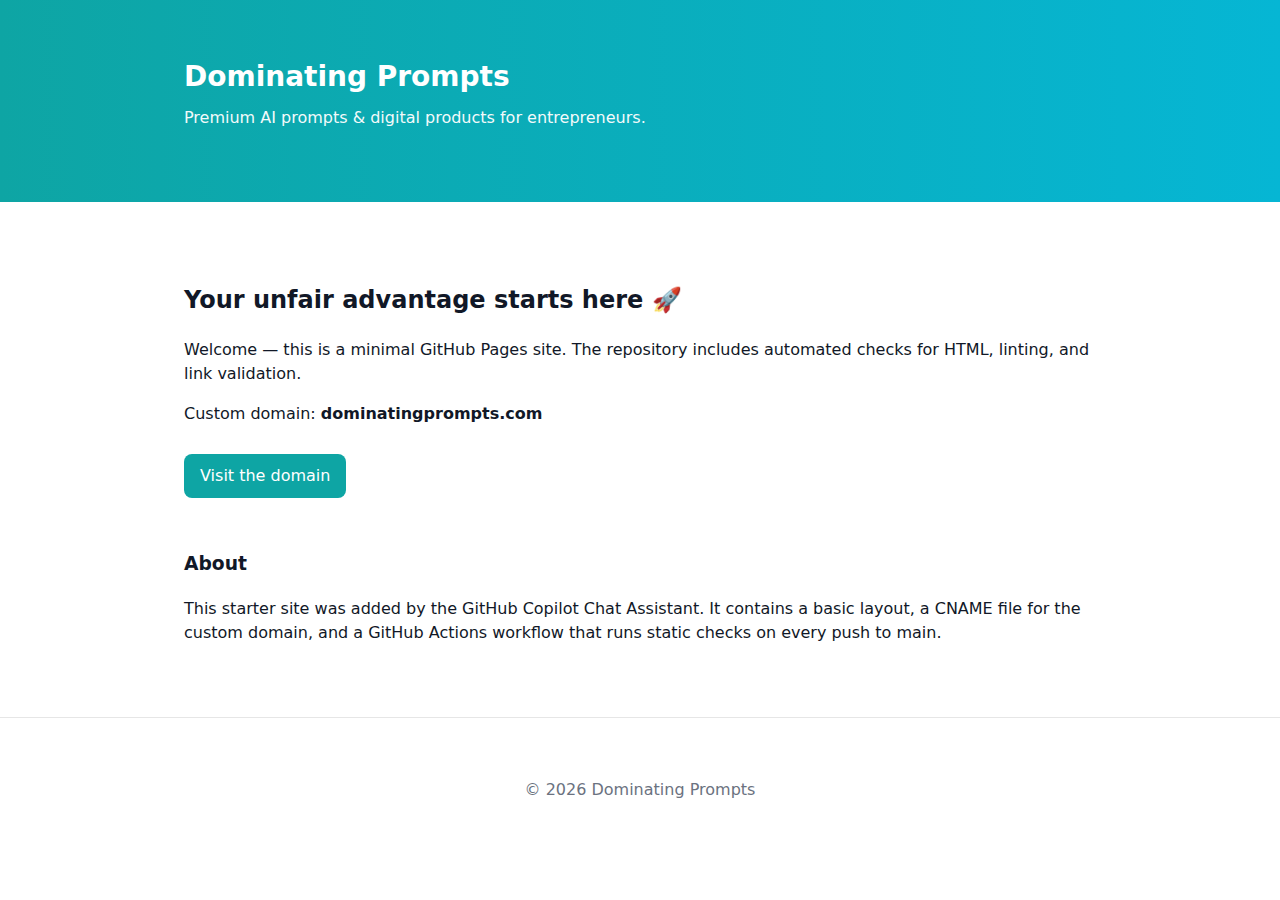
<file: index.html>
<!doctype html>
<html lang="en">
<head>
  <meta charset="utf-8">
  <meta name="viewport" content="width=device-width,initial-scale=1">
  <title>Dominating Prompts</title>
  <link rel="stylesheet" href="/assets/style.css">
  <meta name="description" content="Premium AI prompts & digital products for entrepreneurs who dominate markets, not compete in them.">
</head>
<body>
  <header class="site-header">
    <div class="container">
      <h1>Dominating Prompts</h1>
      <p class="tagline">Premium AI prompts & digital products for entrepreneurs.</p>
    </div>
  </header>

  <main class="container">
    <section class="hero">
      <h2>Your unfair advantage starts here 🚀</h2>
      <p>Welcome — this is a minimal GitHub Pages site. The repository includes automated checks for HTML, linting, and link validation.</p>
      <p>Custom domain: <strong>dominatingprompts.com</strong></p>
      <p><a class="cta" href="https://dominatingprompts.com">Visit the domain</a></p>
    </section>

    <section class="content">
      <h3>About</h3>
      <p>This starter site was added by the GitHub Copilot Chat Assistant. It contains a basic layout, a CNAME file for the custom domain, and a GitHub Actions workflow that runs static checks on every push to main.</p>
    </section>
  </main>

  <footer class="site-footer">
    <div class="container">
      <p>&copy; <span id="year"></span> Dominating Prompts</p>
    </div>
  </footer>

  <script>document.getElementById('year').textContent = new Date().getFullYear();</script>
</body>
</html>
</file>
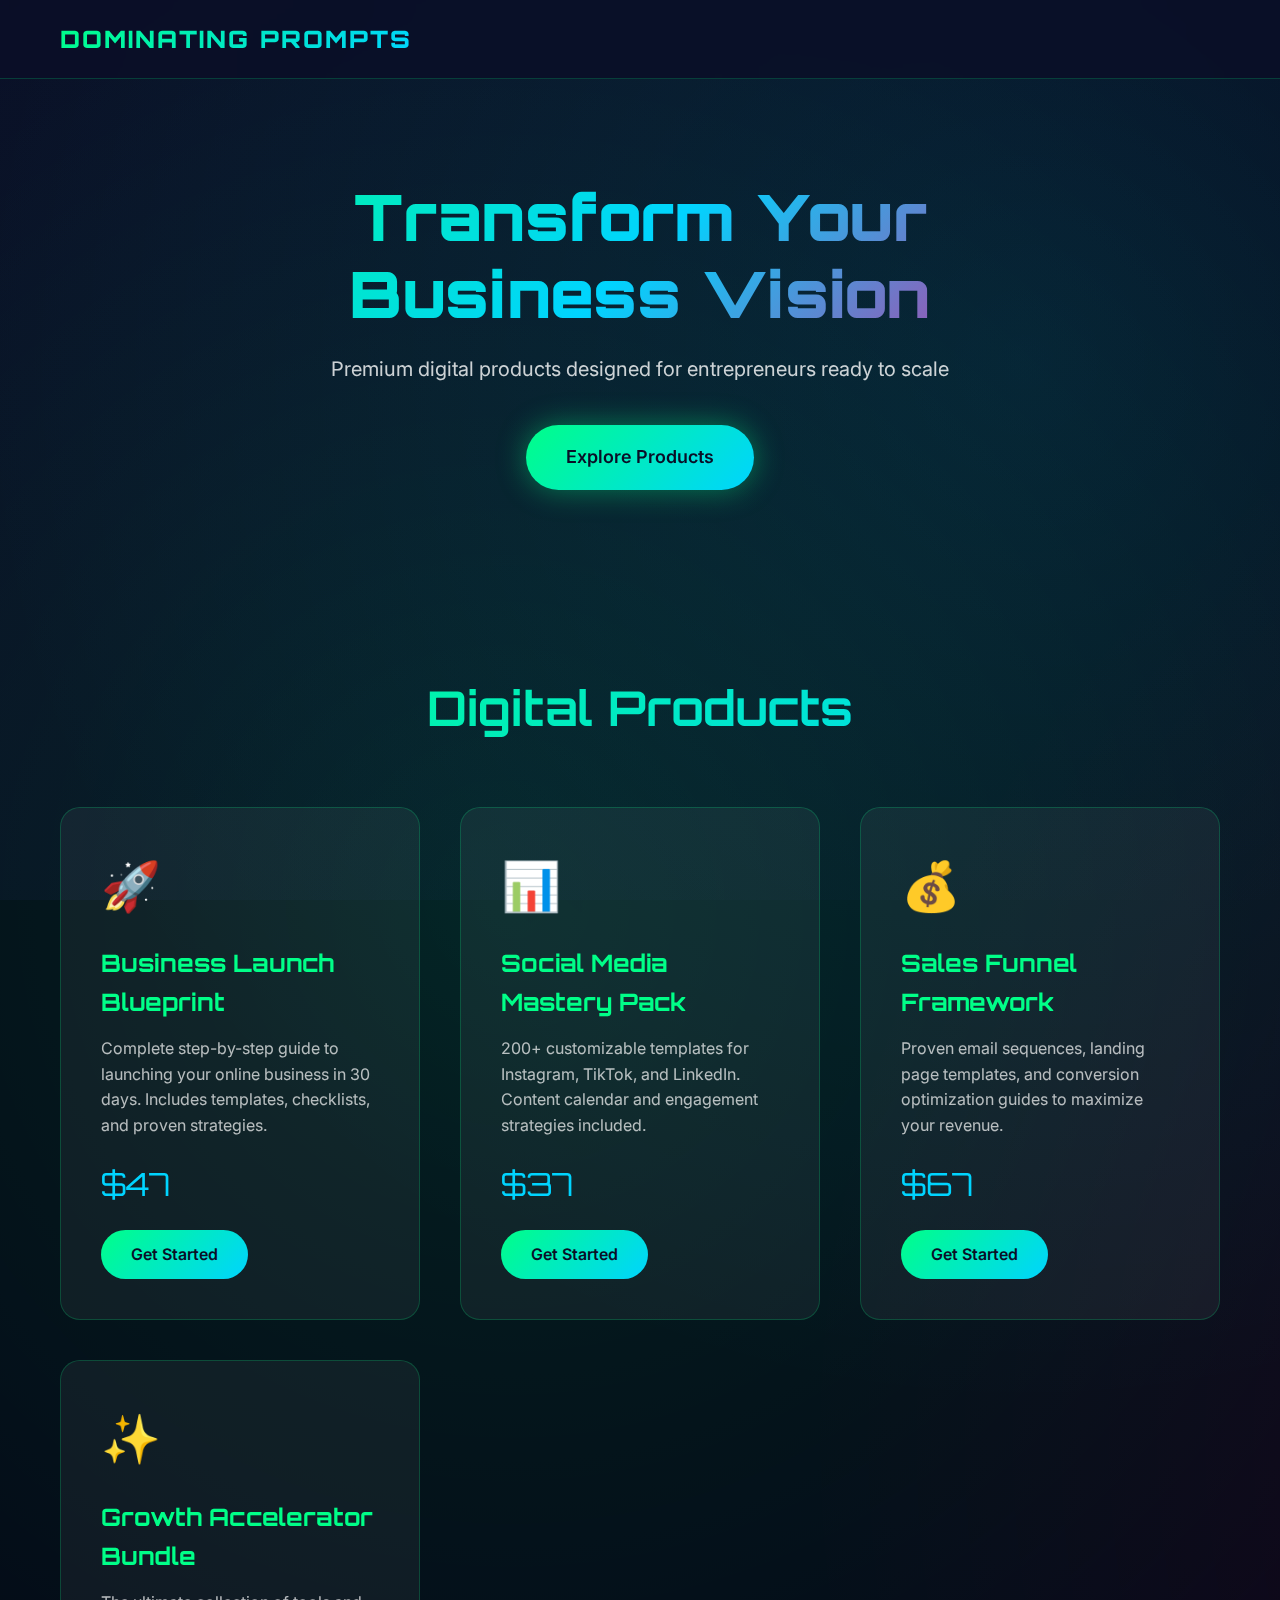
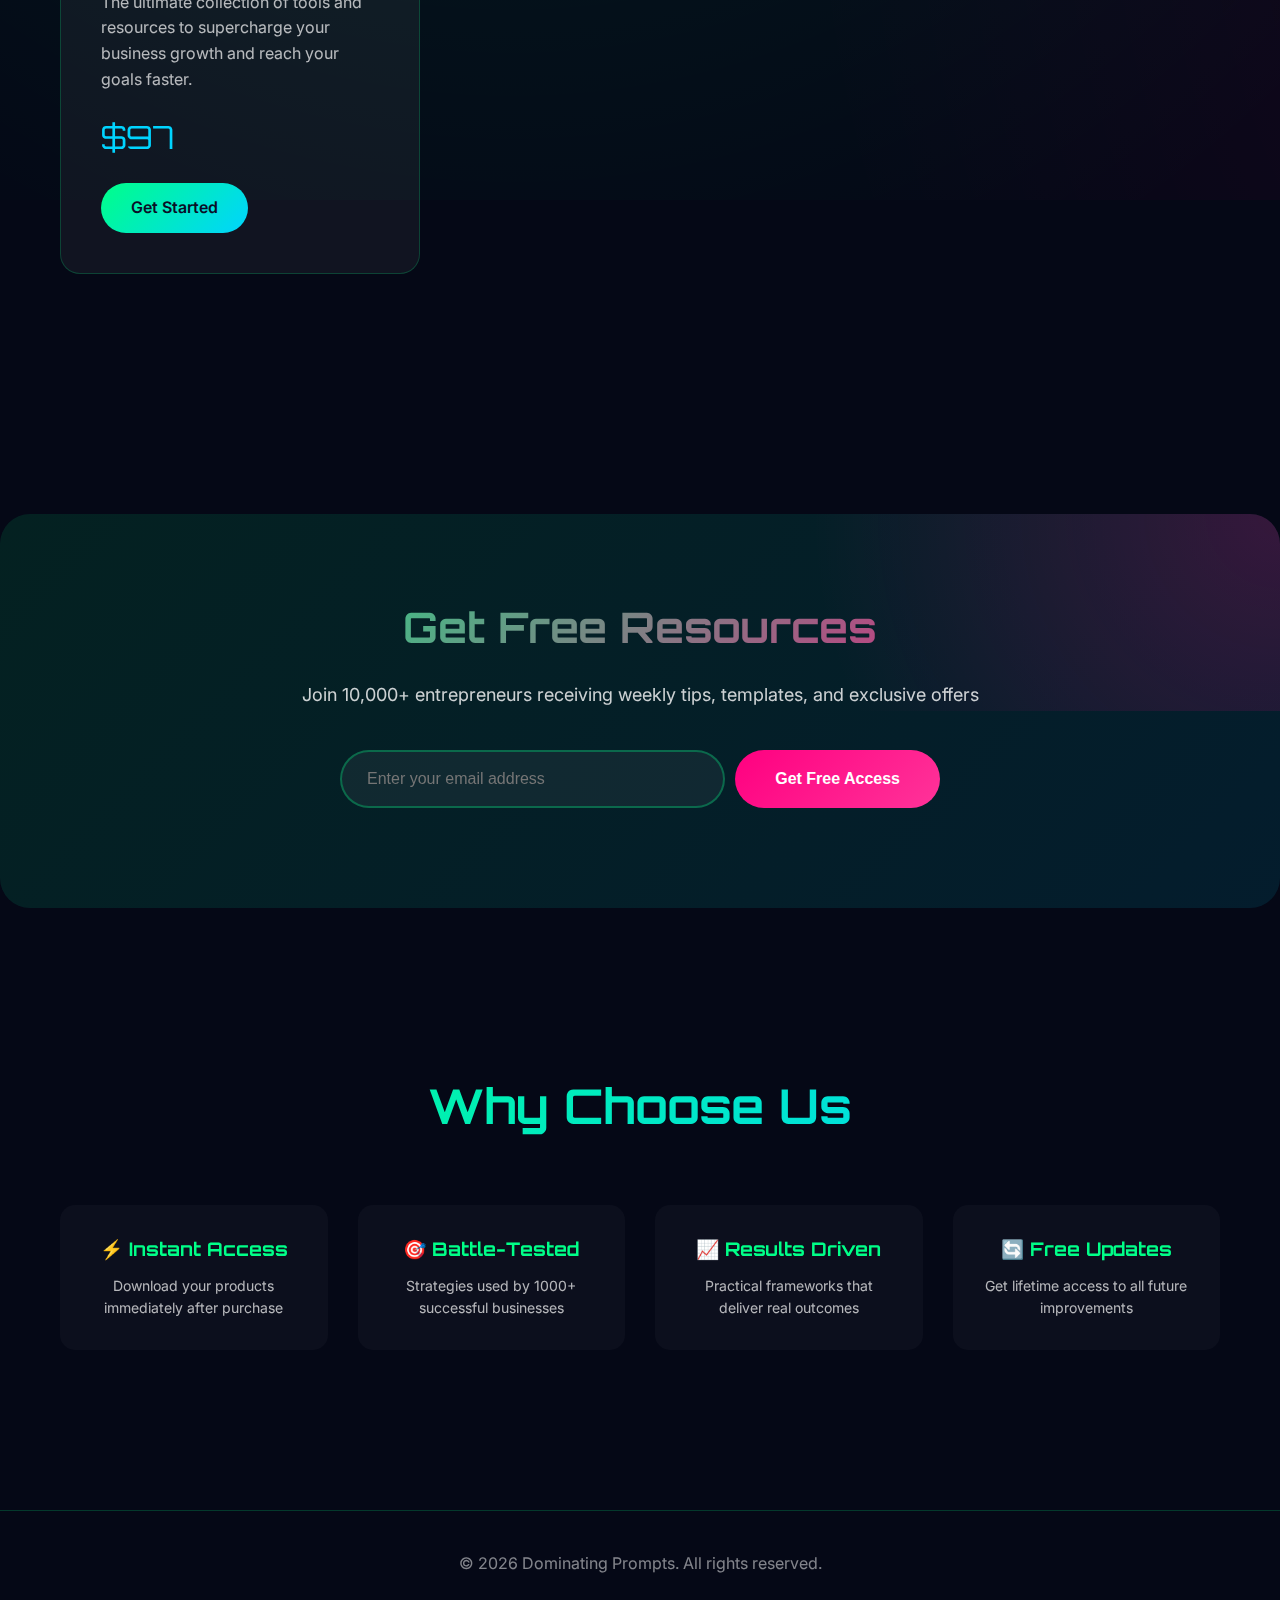
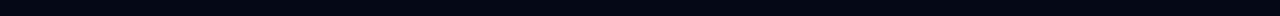
<file: digital-business.html>
<!DOCTYPE html>
<html lang="en">
<head>
    <meta charset="UTF-8">
    <meta name="viewport" content="width=device-width, initial-scale=1.0">
    <title>Dominating Prompts - Digital Products for Entrepreneurs</title>
    <link href="https://fonts.googleapis.com/css2?family=Orbitron:wght@400;700;900&family=Inter:wght@300;400;600&display=swap" rel="stylesheet">
    <style>
        :root {
            --primary: #00ff88;
            --secondary: #ff0080;
            --dark: #0a0e27;
            --darker: #050816;
            --light: #ffffff;
            --accent: #00d4ff;
        }
        
        * {
            margin: 0;
            padding: 0;
            box-sizing: border-box;
        }
        
        body {
            font-family: 'Inter', sans-serif;
            background: var(--darker);
            color: var(--light);
            line-height: 1.6;
            overflow-x: hidden;
        }
        
        /* Animated background */
        .bg-animation {
            position: fixed;
            top: 0;
            left: 0;
            width: 100%;
            height: 100%;
            z-index: -1;
            background: linear-gradient(135deg, #0a0e27 0%, #050816 100%);
        }
        
        .bg-animation::before {
            content: '';
            position: absolute;
            width: 200%;
            height: 200%;
            background: 
                radial-gradient(circle at 20% 50%, rgba(0, 255, 136, 0.1) 0%, transparent 50%),
                radial-gradient(circle at 80% 80%, rgba(255, 0, 128, 0.1) 0%, transparent 50%),
                radial-gradient(circle at 40% 20%, rgba(0, 212, 255, 0.1) 0%, transparent 50%);
            animation: pulse 15s ease-in-out infinite;
        }
        
        @keyframes pulse {
            0%, 100% { transform: translate(0, 0) scale(1); }
            50% { transform: translate(-50px, 50px) scale(1.1); }
        }
        
        .container {
            max-width: 1200px;
            margin: 0 auto;
            padding: 0 20px;
        }
        
        /* Header */
        header {
            padding: 20px 0;
            position: sticky;
            top: 0;
            background: rgba(10, 14, 39, 0.8);
            backdrop-filter: blur(10px);
            z-index: 100;
            border-bottom: 1px solid rgba(0, 255, 136, 0.2);
        }
        
        nav {
            display: flex;
            justify-content: space-between;
            align-items: center;
        }
        
        .logo {
            font-family: 'Orbitron', sans-serif;
            font-size: 24px;
            font-weight: 900;
            background: linear-gradient(135deg, var(--primary), var(--accent));
            -webkit-background-clip: text;
            -webkit-text-fill-color: transparent;
            background-clip: text;
            letter-spacing: 2px;
        }
        
        /* Hero Section */
        .hero {
            padding: 100px 0;
            text-align: center;
            position: relative;
        }
        
        .hero h1 {
            font-family: 'Orbitron', sans-serif;
            font-size: 64px;
            font-weight: 900;
            margin-bottom: 20px;
            background: linear-gradient(135deg, var(--primary), var(--accent), var(--secondary));
            -webkit-background-clip: text;
            -webkit-text-fill-color: transparent;
            background-clip: text;
            animation: fadeInUp 1s ease-out;
            line-height: 1.2;
        }
        
        .hero p {
            font-size: 20px;
            color: rgba(255, 255, 255, 0.8);
            margin-bottom: 40px;
            animation: fadeInUp 1s ease-out 0.2s both;
        }
        
        @keyframes fadeInUp {
            from {
                opacity: 0;
                transform: translateY(30px);
            }
            to {
                opacity: 1;
                transform: translateY(0);
            }
        }
        
        .cta-primary {
            display: inline-block;
            padding: 18px 40px;
            background: linear-gradient(135deg, var(--primary), var(--accent));
            color: var(--dark);
            font-weight: 600;
            font-size: 18px;
            text-decoration: none;
            border-radius: 50px;
            transition: all 0.3s ease;
            animation: fadeInUp 1s ease-out 0.4s both;
            box-shadow: 0 0 30px rgba(0, 255, 136, 0.4);
        }
        
        .cta-primary:hover {
            transform: translateY(-3px);
            box-shadow: 0 10px 40px rgba(0, 255, 136, 0.6);
        }
        
        /* Products Section */
        .products {
            padding: 80px 0;
        }
        
        .section-title {
            font-family: 'Orbitron', sans-serif;
            font-size: 48px;
            text-align: center;
            margin-bottom: 60px;
            background: linear-gradient(135deg, var(--primary), var(--accent));
            -webkit-background-clip: text;
            -webkit-text-fill-color: transparent;
            background-clip: text;
        }
        
        .product-grid {
            display: grid;
            grid-template-columns: repeat(auto-fit, minmax(300px, 1fr));
            gap: 40px;
            margin-bottom: 80px;
        }
        
        .product-card {
            background: rgba(255, 255, 255, 0.05);
            border: 1px solid rgba(0, 255, 136, 0.2);
            border-radius: 20px;
            padding: 40px;
            transition: all 0.3s ease;
            position: relative;
            overflow: hidden;
        }
        
        .product-card::before {
            content: '';
            position: absolute;
            top: 0;
            left: 0;
            width: 100%;
            height: 100%;
            background: linear-gradient(135deg, rgba(0, 255, 136, 0.1), rgba(0, 212, 255, 0.1));
            opacity: 0;
            transition: opacity 0.3s ease;
        }
        
        .product-card:hover {
            transform: translateY(-10px);
            border-color: var(--primary);
            box-shadow: 0 20px 60px rgba(0, 255, 136, 0.3);
        }
        
        .product-card:hover::before {
            opacity: 1;
        }
        
        .product-icon {
            font-size: 48px;
            margin-bottom: 20px;
            position: relative;
            z-index: 1;
        }
        
        .product-card h3 {
            font-family: 'Orbitron', sans-serif;
            font-size: 24px;
            margin-bottom: 15px;
            color: var(--primary);
            position: relative;
            z-index: 1;
        }
        
        .product-card p {
            color: rgba(255, 255, 255, 0.7);
            margin-bottom: 20px;
            position: relative;
            z-index: 1;
        }
        
        .product-price {
            font-family: 'Orbitron', sans-serif;
            font-size: 32px;
            color: var(--accent);
            margin-bottom: 20px;
            position: relative;
            z-index: 1;
        }
        
        .btn-buy {
            display: inline-block;
            padding: 12px 30px;
            background: linear-gradient(135deg, var(--primary), var(--accent));
            color: var(--dark);
            font-weight: 600;
            text-decoration: none;
            border-radius: 30px;
            transition: all 0.3s ease;
            position: relative;
            z-index: 1;
        }
        
        .btn-buy:hover {
            transform: scale(1.05);
            box-shadow: 0 5px 20px rgba(0, 255, 136, 0.5);
        }
        
        /* Lead Capture Section */
        .lead-capture {
            padding: 80px 0;
            background: linear-gradient(135deg, rgba(0, 255, 136, 0.1), rgba(0, 212, 255, 0.1));
            border-radius: 30px;
            margin: 80px 0;
            position: relative;
            overflow: hidden;
        }
        
        .lead-capture::before {
            content: '';
            position: absolute;
            top: -50%;
            right: -50%;
            width: 100%;
            height: 100%;
            background: radial-gradient(circle, rgba(255, 0, 128, 0.2) 0%, transparent 70%);
            animation: rotate 20s linear infinite;
        }
        
        @keyframes rotate {
            from { transform: rotate(0deg); }
            to { transform: rotate(360deg); }
        }
        
        .lead-content {
            position: relative;
            z-index: 1;
        }
        
        .lead-capture h2 {
            font-family: 'Orbitron', sans-serif;
            font-size: 42px;
            text-align: center;
            margin-bottom: 20px;
            background: linear-gradient(135deg, var(--primary), var(--secondary));
            -webkit-background-clip: text;
            -webkit-text-fill-color: transparent;
            background-clip: text;
        }
        
        .lead-capture p {
            text-align: center;
            font-size: 18px;
            margin-bottom: 40px;
            color: rgba(255, 255, 255, 0.8);
        }
        
        .email-form {
            max-width: 600px;
            margin: 0 auto;
            display: flex;
            gap: 10px;
            flex-wrap: wrap;
            justify-content: center;
        }
        
        .email-form input {
            flex: 1;
            min-width: 250px;
            padding: 18px 25px;
            border: 2px solid rgba(0, 255, 136, 0.3);
            background: rgba(255, 255, 255, 0.05);
            color: var(--light);
            border-radius: 50px;
            font-size: 16px;
            transition: all 0.3s ease;
        }
        
        .email-form input:focus {
            outline: none;
            border-color: var(--primary);
            box-shadow: 0 0 20px rgba(0, 255, 136, 0.3);
        }
        
        .email-form button {
            padding: 18px 40px;
            background: linear-gradient(135deg, var(--secondary), #ff3399);
            color: var(--light);
            border: none;
            border-radius: 50px;
            font-size: 16px;
            font-weight: 600;
            cursor: pointer;
            transition: all 0.3s ease;
        }
        
        .email-form button:hover {
            transform: scale(1.05);
            box-shadow: 0 5px 25px rgba(255, 0, 128, 0.5);
        }
        
        #form-message {
            text-align: center;
            margin-top: 20px;
            font-size: 16px;
            color: var(--primary);
        }
        
        /* Features Section */
        .features {
            padding: 80px 0;
        }
        
        .features-grid {
            display: grid;
            grid-template-columns: repeat(auto-fit, minmax(250px, 1fr));
            gap: 30px;
        }
        
        .feature-item {
            text-align: center;
            padding: 30px;
            background: rgba(255, 255, 255, 0.03);
            border-radius: 15px;
            transition: all 0.3s ease;
        }
        
        .feature-item:hover {
            background: rgba(0, 255, 136, 0.05);
            transform: translateY(-5px);
        }
        
        .feature-item h3 {
            font-family: 'Orbitron', sans-serif;
            color: var(--primary);
            margin-bottom: 10px;
        }
        
        .feature-item p {
            color: rgba(255, 255, 255, 0.7);
            font-size: 14px;
        }
        
        /* Footer */
        footer {
            padding: 40px 0;
            text-align: center;
            border-top: 1px solid rgba(0, 255, 136, 0.2);
            margin-top: 80px;
        }
        
        footer p {
            color: rgba(255, 255, 255, 0.5);
        }
        
        /* Responsive */
        @media (max-width: 768px) {
            .hero h1 {
                font-size: 36px;
            }
            
            .hero p {
                font-size: 16px;
            }
            
            .section-title {
                font-size: 32px;
            }
            
            .product-grid {
                grid-template-columns: 1fr;
            }
            
            .email-form {
                flex-direction: column;
            }
        }
    </style>
</head>
<body>
    <div class="bg-animation"></div>
    
    <header>
        <nav class="container">
            <div class="logo">DOMINATING PROMPTS</div>
        </nav>
    </header>
    
    <main>
        <!-- Hero Section -->
        <section class="hero">
            <div class="container">
                <h1>Transform Your<br>Business Vision</h1>
                <p>Premium digital products designed for entrepreneurs ready to scale</p>
                <a href="#products" class="cta-primary">Explore Products</a>
            </div>
        </section>
        
        <!-- Products Section -->
        <section class="products" id="products">
            <div class="container">
                <h2 class="section-title">Digital Products</h2>
                
                <div class="product-grid">
                    <!-- Product 1 -->
                    <div class="product-card">
                        <div class="product-icon">🚀</div>
                        <h3>Business Launch Blueprint</h3>
                        <p>Complete step-by-step guide to launching your online business in 30 days. Includes templates, checklists, and proven strategies.</p>
                        <div class="product-price">$47</div>
                        <a href="https://josephsmom.gumroad.com/l/fiuzqr" class="btn-buy">Get Started</a>
                    </div>
                    
                    <!-- Product 2 -->
                    <div class="product-card">
                        <div class="product-icon">📊</div>
                        <h3>Social Media Mastery Pack</h3>
                        <p>200+ customizable templates for Instagram, TikTok, and LinkedIn. Content calendar and engagement strategies included.</p>
                        <div class="product-price">$37</div>
                        <a href="https://josephsmom.gumroad.com/l/elxcog" class="btn-buy">Get Started</a>
                    </div>
                    
                    <!-- Product 3 -->
                    <div class="product-card">
                        <div class="product-icon">💰</div>
                        <h3>Sales Funnel Framework</h3>
                        <p>Proven email sequences, landing page templates, and conversion optimization guides to maximize your revenue.</p>
                        <div class="product-price">$67</div>
                        <a href="https://josephsmom.gumroad.com/l/cygix" class="btn-buy">Get Started</a>
                    </div>
                    
                    <!-- Product 4 -->
                    <div class="product-card">
                        <div class="product-icon">✨</div>
                        <h3>Growth Accelerator Bundle</h3>
                        <p>The ultimate collection of tools and resources to supercharge your business growth and reach your goals faster.</p>
                        <div class="product-price">$97</div>
                        <a href="https://josephsmom.gumroad.com/l/auieay" class="btn-buy">Get Started</a>
                    </div>
                </div>
            </div>
        </section>
        
        <!-- Lead Capture Section -->
        <section class="lead-capture">
            <div class="container lead-content">
                <h2>Get Free Resources</h2>
                <p>Join 10,000+ entrepreneurs receiving weekly tips, templates, and exclusive offers</p>
                
                <form class="email-form" id="leadForm" onsubmit="handleLeadCapture(event)">
                    <input type="email" id="emailInput" placeholder="Enter your email address" required>
                    <button type="submit">Get Free Access</button>
                </form>
                
                <div id="form-message"></div>
            </div>
        </section>
        
        <!-- Features Section -->
        <section class="features">
            <div class="container">
                <h2 class="section-title">Why Choose Us</h2>
                
                <div class="features-grid">
                    <div class="feature-item">
                        <h3>⚡ Instant Access</h3>
                        <p>Download your products immediately after purchase</p>
                    </div>
                    
                    <div class="feature-item">
                        <h3>🎯 Battle-Tested</h3>
                        <p>Strategies used by 1000+ successful businesses</p>
                    </div>
                    
                    <div class="feature-item">
                        <h3>📈 Results Driven</h3>
                        <p>Practical frameworks that deliver real outcomes</p>
                    </div>
                    
                    <div class="feature-item">
                        <h3>🔄 Free Updates</h3>
                        <p>Get lifetime access to all future improvements</p>
                    </div>
                </div>
            </div>
        </section>
    </main>
    
    <footer>
        <div class="container">
            <p>&copy; 2026 Dominating Prompts. All rights reserved.</p>
        </div>
    </footer>
    
    <script>
        // Lead capture form handler
        function handleLeadCapture(event) {
            event.preventDefault();
            
            const email = document.getElementById('emailInput').value;
            const messageDiv = document.getElementById('form-message');
            
            // Store lead in localStorage (in production, send to your email service)
            const leads = JSON.parse(localStorage.getItem('leads') || '[]');
            leads.push({
                email: email,
                timestamp: new Date().toISOString(),
                source: 'website'
            });
            localStorage.setItem('leads', JSON.stringify(leads));
            
            // Show success message
            messageDiv.innerHTML = '✅ Success! Check your email for your free resources.';
            messageDiv.style.color = '#00ff88';
            
            // Reset form
            document.getElementById('leadForm').reset();
            
            // Clear message after 5 seconds
            setTimeout(() => {
                messageDiv.innerHTML = '';
            }, 5000);
            
            console.log('Lead captured:', email);
        }
        
        // Purchase handler
        function handlePurchase(productName, event) {
            event.preventDefault();
            
            // Store purchase intent
            const purchases = JSON.parse(localStorage.getItem('purchase_intents') || '[]');
            purchases.push({
                product: productName,
                timestamp: new Date().toISOString()
            });
            localStorage.setItem('purchase_intents', JSON.stringify(purchases));
            
            alert(`Thank you for your interest in "${productName}"!\n\nTo complete your purchase:\n1. Set up a payment processor (Stripe, PayPal, Gumroad)\n2. Create your digital product files\n3. Configure automatic delivery\n\nFor now, this demo captures your interest.`);
            
            console.log('Purchase intent:', productName);
        }
        
        // Smooth scroll for CTA
        document.querySelector('.cta-primary').addEventListener('click', function(e) {
            e.preventDefault();
            document.querySelector('#products').scrollIntoView({ 
                behavior: 'smooth' 
            });
        });
    </script>
</body>
</html>
</file>
<file: assets/style.css>
:root{
  --bg:#ffffff;
  --text:#111827;
  --accent:#0ea5a4;
  --muted:#6b7280;
}
*{box-sizing:border-box}
body{margin:0;font-family:Inter,ui-sans-serif,system-ui,-apple-system,"Segoe UI",Roboto,"Helvetica Neue",Arial;line-height:1.5;background:var(--bg);color:var(--text)}
.container{max-width:960px;margin:0 auto;padding:24px}
.site-header{background:linear-gradient(90deg, #0ea5a4, #06b6d4);color:white;padding:32px 0}
.site-header h1{margin:0;font-size:28px}
.tagline{opacity:0.95;margin-top:8px}
.hero{padding:36px 0}
.cta{display:inline-block;margin-top:12px;padding:10px 16px;background:var(--accent);color:#fff;border-radius:8px;text-decoration:none}
.content h3{margin-top:0}
.site-footer{border-top:1px solid #e6e6e6;padding:20px 0;margin-top:32px;text-align:center;color:var(--muted)}
@media (prefers-color-scheme:dark){:root{--bg:#0b1220;--text:#e6eef8;--muted:#9aa7b2} .site-header{background:linear-gradient(90deg,#0f1724,#0b1220)}}
</file>
